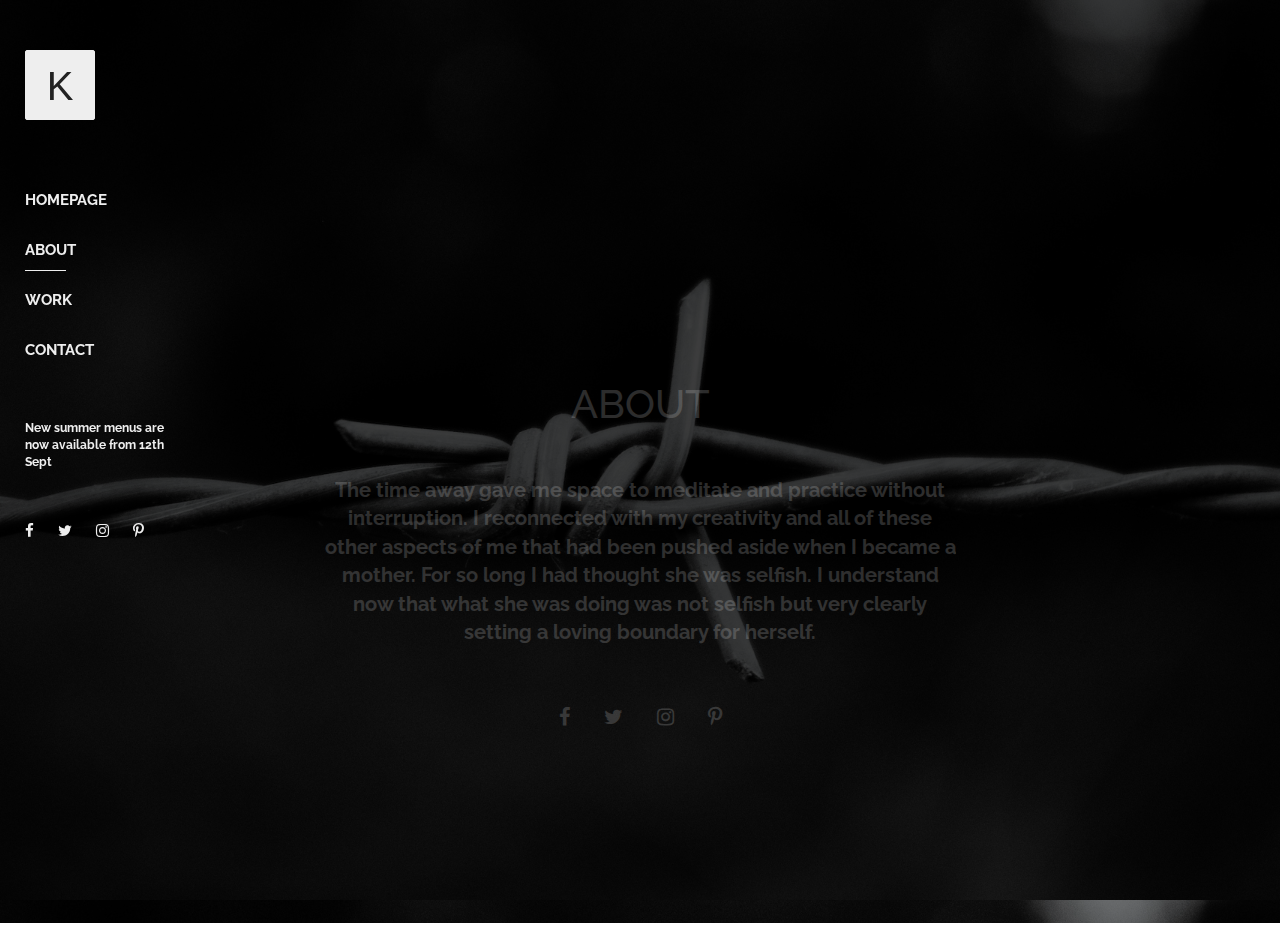
<file: about.html>
<html>
<head>
  <meta charset="UTF-8">
  <title>K | About</title>
  <link rel="stylesheet" href="css\normalize.css">
  <link href="https://fonts.googleapis.com/css?family=Raleway:200" rel="stylesheet">
  <link href="https://fonts.googleapis.com/css?family=Playball" rel="stylesheet">
  <link rel="stylesheet" href="https://cdnjs.cloudflare.com/ajax/libs/font-awesome/4.7.0/css/font-awesome.min.css">
  <link rel="stylesheet" href="css\bootstrap.css">
  <link rel="stylesheet" href="css\styles.css">
  <link rel="stylesheet" href="css\about.css">
</head>
<body>
  <div class="loading"><div class="pulse"></div></div>
  <div class="cntnr">
    <nav>
      <div class="logo">K</div>
      <ul>
        <li><a href="index.html">homepage</a></li>
        <li class="active-li"><a href="about.html">about</a></li>
        <li><a href="work.html">work</a></li>
        <li><a href="contact.html">contact</a></li>
      </ul> 
      <p>
        New summer menus are now available from 12th Sept
      </p>
      <div class="icns">
        <i class="fa fa-facebook" aria-hidden="true"></i>
        <i class="fa fa-twitter" aria-hidden="true"></i>
        <i class="fa fa-instagram" aria-hidden="true"></i>
        <i class="fa fa-pinterest-p" aria-hidden="true"></i>
      </div>
    </nav>
    <div class="mob-nav">
      <div class="mob-logo">K</div>
      <i class="fa fa-bars" aria-hidden="true"></i>
      <ul>
        <li><a href="index.html">homepage</a></li>
        <li><a href="about.html">about</a></li>
        <li><a href="work.html">work</a></li>
        <li><a href="contact.html">contact</a></li>
      </ul>
    </div>
    <div class="about text-center">
      <h1>about</h1>
      <p>
        The time away gave me space to meditate and practice without interruption. I reconnected with my creativity and all of these other aspects of me that had been pushed aside when I became a mother. For so long I had thought she was selfish. I understand now that what she was doing was not selfish but very clearly setting a loving boundary for herself.
      </p>
      <div class="icns">
        <i class="fa fa-facebook" aria-hidden="true"></i>
        <i class="fa fa-twitter" aria-hidden="true"></i>
        <i class="fa fa-instagram" aria-hidden="true"></i>
        <i class="fa fa-pinterest-p" aria-hidden="true"></i>
      </div>
    </div>
  </div>
  <script src='js\jquery-3.2.0.min.js'></script>
  <script src='js\plugins.js'></script>
</body>
</html>
</file>
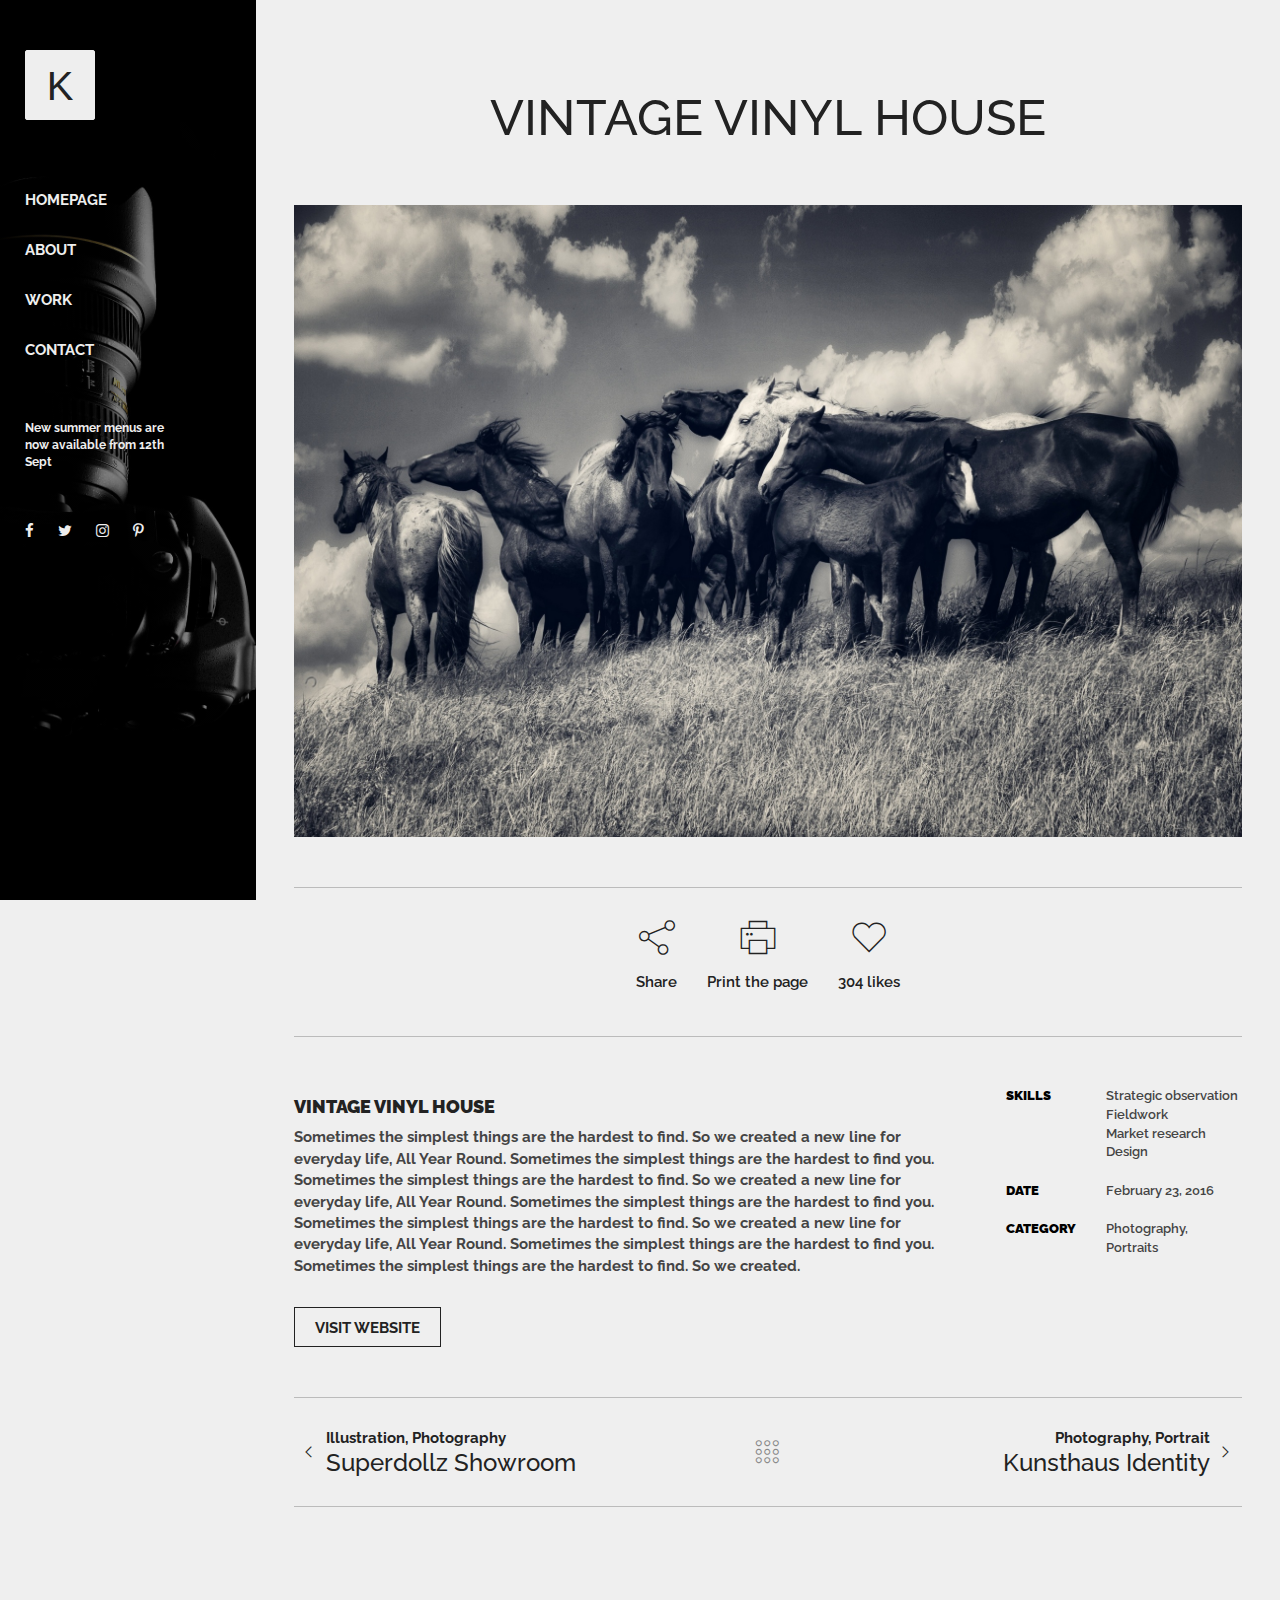
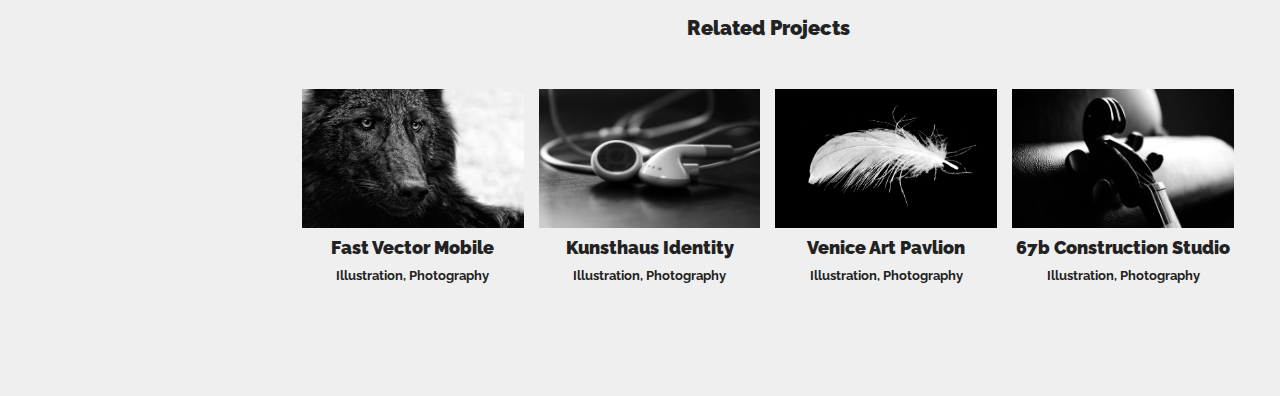
<file: blog.html>
<!DOCTYPE html>
<html>
	<head>
	<meta charset="UTF-8">
	<title>K | Blog</title>
	<link rel="stylesheet" href="css\normalize.css">
	<link href="https://fonts.googleapis.com/css?family=Raleway:200" rel="stylesheet">
	<link href="https://fonts.googleapis.com/css?family=Playball" rel="stylesheet">
	<link rel="stylesheet" href="https://cdnjs.cloudflare.com/ajax/libs/font-awesome/4.7.0/css/font-awesome.min.css">
	<link rel="stylesheet" href="css\pe-icon-7-stroke\dist\pe-icon-7-stroke.min.css">
	<link rel="stylesheet" href="css\bootstrap.css">
	<link rel="stylesheet" href="css\styles.css">
	<link rel="stylesheet" href="css\blog.css">
	</head>
	<body>
		<div class="loading"><div class="pulse"></div></div>
		<div class="cntnr">
			<nav>
				<div class="logo">K</div>
				<ul>
					<li><a href="index.html">homepage</a></li>
					<li><a href="about.html">about</a></li>
					<li><a href="work.html">work</a></li>
					<li><a href="contact.html">contact</a></li>
				</ul> 
				<p>
						New summer menus are now available from 12th Sept
				</p>
				<div class="icns">
					<i class="fa fa-facebook" aria-hidden="true"></i>
					<i class="fa fa-twitter" aria-hidden="true"></i>
					<i class="fa fa-instagram" aria-hidden="true"></i>
					<i class="fa fa-pinterest-p" aria-hidden="true"></i>
				</div>
			</nav>
			<div class="mob-nav">
				<div class="mob-logo">K</div>
				<i class="fa fa-bars" aria-hidden="true"></i>
				<ul>
					<li><a href="index.html">homepage</a></li>
					<li><a href="about.html">about</a></li>
					<li><a href="work.html">work</a></li>
					<li><a href="contact.html">contact</a></li>
				</ul>
			</div>
			<div class="blog row">
				<h1 class="text-center">VINTAGE VINYL HOUSE</h1>
				<div class="prfl"><img src="images/work7.jpg" alt=""></div>
				<div class="tools">
					<i class="pe-7s-share"><span>Share</span></i>
					<i class="pe-7s-print"><span>Print the page</span></i>
					<i class="pe-7s-like"><span>304 likes</span></i>
				</div>
				<div class="disp col-md-9 col-xs-12">
					<h4>VINTAGE VINYL HOUSE</h4>
					<p>
						Sometimes the simplest things are the hardest to find. So we created a new line for everyday life, All Year Round. Sometimes the simplest things are the hardest to find you. Sometimes the simplest things are the hardest to find. So we created a new line for everyday life, All Year Round. Sometimes the simplest things are the hardest to find you. Sometimes the simplest things are the hardest to find. So we created a new line for everyday life, All Year Round. Sometimes the simplest things are the hardest to find you. Sometimes the simplest things are the hardest to find. So we created.
					</p>
					<button>visit website</button>
				</div>
				<div class="tbl col-md-3 col-xs-12">
					<table>
						<tr>
							<th>Skills</th>
							<td>
								Strategic observation <br>
								Fieldwork <br>
								Market research <br>
								Design
							</td>
						</tr>
						<tr>
							<th>Date</th>
							<td>February 23, 2016</td>
						</tr>
						<tr>
							<th>Category</th>
							<td>Photography, Portraits</td>
						</tr>
					</table>
				</div>
				<div class="nvgt">
					<div class="flex-container">
						<div class="prev">
							<i class="pe-7s-angle-left"></i>
							<p>Illustration, Photography</p>
							<h3>Superdollz Showroom</h3>
						</div>
						<div class="cube"><a href="work.html"><i class="pe-7s-keypad"></i></a></div>
						<div class="next">
							<i class="pe-7s-angle-right"></i>		
							<p>Photography, Portrait</p>
							<h3>Kunsthaus Identity</h3>			
						</div>
					</div>
				</div>
				<div class="related row">
				<h4 class="text-center">Related Projects</h4>
				<div class="col-md-3 col-xs-12">
					<div class="img">
						<img src="images/home-2.jpg" alt="">
						<div class="overlay"><button>veiw</button></div>
					</div>
					<h4>Fast Vector Mobile</h4>
					<p>Illustration, Photography</p>
				</div>
				<div class="col-md-3 col-xs-12">
					<div class="img">
						<img src="images/work.jpg" alt="">
						<div class="overlay"><button>veiw</button></div>
					</div>
					<h4>Kunsthaus Identity</h4>
					<p>Illustration, Photography</p>
				</div>
				<div class="col-md-3 col-xs-12">
					<div class="img">
						<img src="images/home-4.jpg" alt="">
						<div class="overlay"><button>veiw</button></div>
					</div>
					<h4>Venice Art Pavlion</h4>
					<p>Illustration, Photography</p>
				</div>
				<div class="col-md-3 col-xs-12">
					<div class="img">
						<img src="images/work3.jpg" alt="">
						<div class="overlay"><button>veiw</button></div>
					</div>
					<h4>67b Construction Studio</h4>
					<p>Illustration, Photography</p>
				</div>
			</div>
			</div>
			
		</div>
		<script src='js\jquery-3.2.0.min.js'></script>
		<script src='js\plugins.js'></script>
	</body>
</html>
</file>
